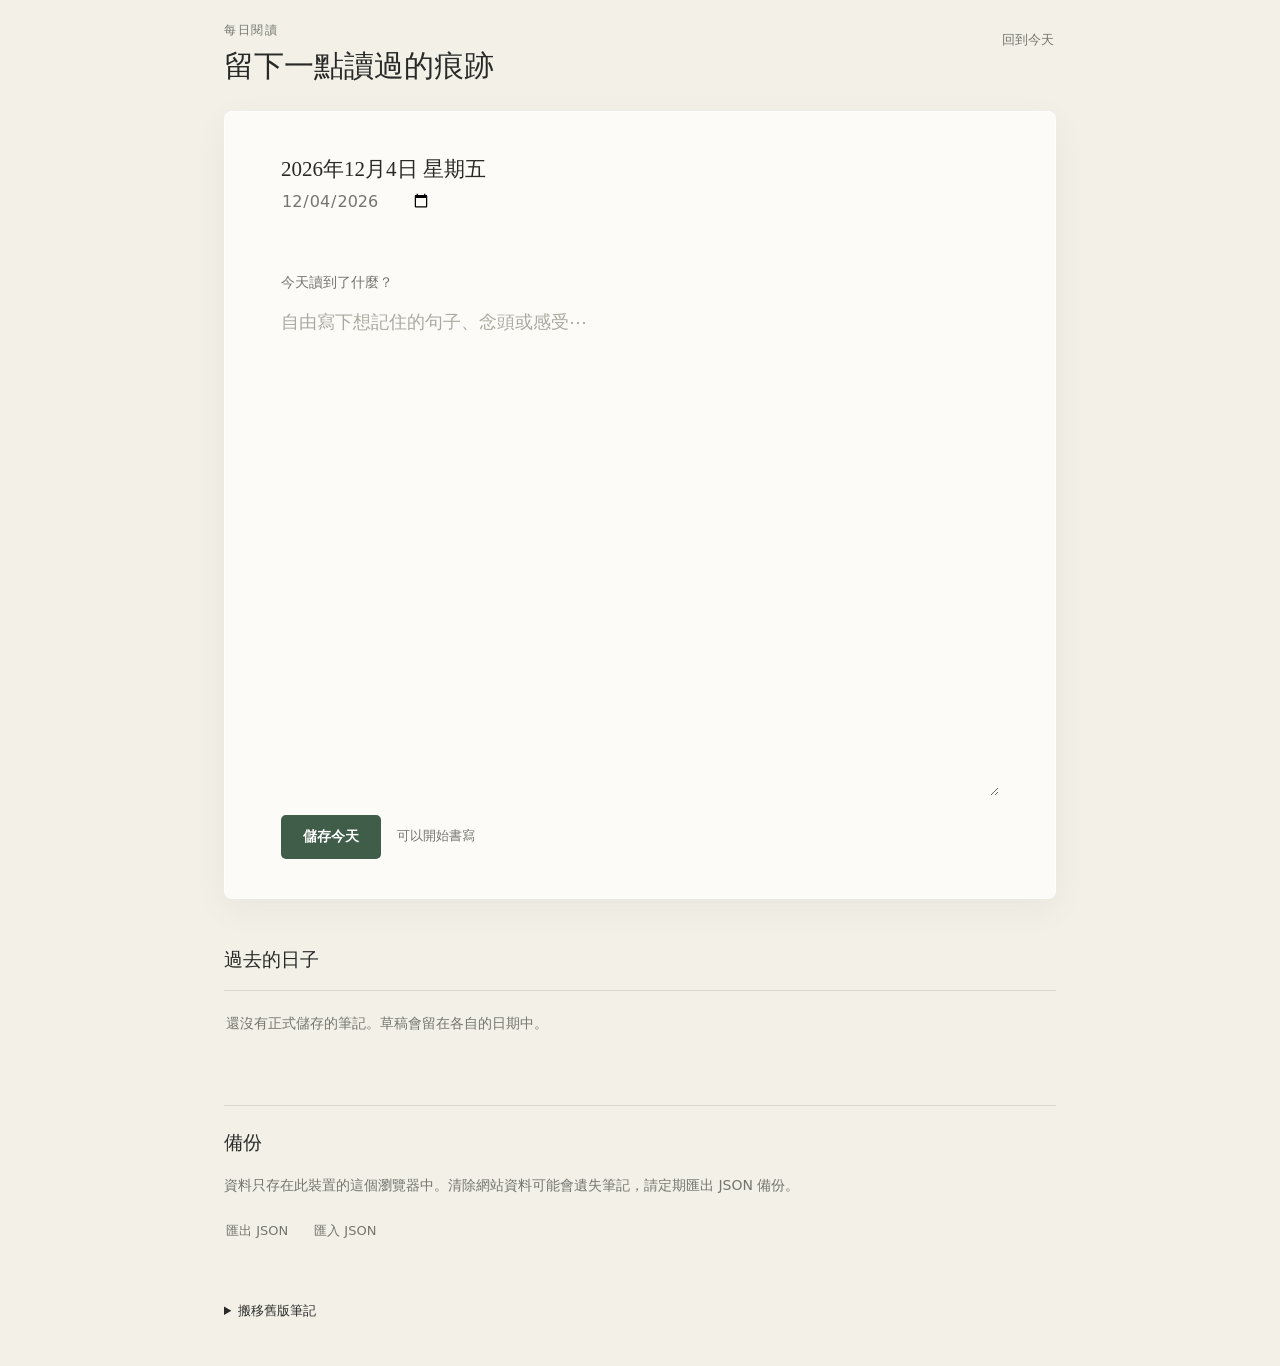
<file: index.html>
<!doctype html>
<html lang="zh-Hant">
  <head>
    <meta charset="UTF-8" />
    <meta name="viewport" content="width=device-width, initial-scale=1, viewport-fit=cover" />
    <meta name="theme-color" content="#f3f0e8" />
    <meta name="description" content="不需登入、只存在此裝置的每日閱讀筆記。" />
    <meta name="apple-mobile-web-app-capable" content="yes" />
    <meta name="apple-mobile-web-app-status-bar-style" content="default" />
    <meta name="apple-mobile-web-app-title" content="閱讀筆記" />
    <title>每日閱讀筆記</title>
    <link rel="manifest" href="manifest.webmanifest" />
    <link rel="icon" href="icons/icon.svg" type="image/svg+xml" />
    <link rel="apple-touch-icon" href="icons/icon-192.png" />
    <link rel="stylesheet" href="styles.css" />
  </head>
  <body>
    <main class="shell">
      <header class="topbar">
        <div><p class="eyebrow">每日閱讀</p><h1>留下一點讀過的痕跡</h1></div>
        <button id="today-button" class="text-button" type="button">回到今天</button>
      </header>
      <section class="editor-card" aria-labelledby="date-heading">
        <div class="date-row">
          <div>
            <p id="date-heading" class="date-label"></p>
            <label for="entry-date" class="sr-only">選擇日期</label>
            <input id="entry-date" class="date-input" type="date" />
          </div>
          <span id="draft-badge" class="draft-badge" hidden>草稿</span>
        </div>
        <label class="writing-label" for="entry-content">今天讀到了什麼？</label>
        <textarea id="entry-content" rows="14" spellcheck="true" autocomplete="off" enterkeyhint="enter" placeholder="自由寫下想記住的句子、念頭或感受⋯" disabled></textarea>
        <div class="save-row">
          <button id="save-button" class="primary-button" type="button" disabled>儲存今天</button>
          <p id="save-status" class="status" role="status" aria-live="polite">正在開啟本機筆記⋯</p>
        </div>
      </section>
      <section class="history-section" aria-labelledby="history-heading">
        <div class="section-heading"><h2 id="history-heading">過去的日子</h2><span id="entry-count" class="count"></span></div>
        <div id="history-list" class="history-list"></div>
      </section>
      <section class="backup-section" aria-labelledby="backup-heading">
        <h2 id="backup-heading">備份</h2>
        <p>資料只存在此裝置的這個瀏覽器中。清除網站資料可能會遺失筆記，請定期匯出 JSON 備份。</p>
        <div class="backup-actions">
          <button id="export-button" class="quiet-button" type="button" disabled>匯出 JSON</button>
          <button id="import-button" class="quiet-button" type="button" disabled>匯入 JSON</button>
          <input id="import-file" type="file" accept="application/json,.json" hidden />
        </div>
        <p id="data-status" class="status" role="status" aria-live="polite"></p>
        <details class="legacy-help">
          <summary>搬移舊版筆記</summary>
          <p>這台瀏覽器若有更早的本機版資料，會自動複製到新版，原資料仍會保留。Supabase 雲端筆記不會自動下載；請先到舊版匯出頁登入並下載，再回來匯入。</p>
          <a href="legacy-cloud-export.html">開啟舊雲端筆記匯出頁</a>
        </details>
      </section>
    </main>
    <dialog id="import-dialog" aria-labelledby="import-title">
      <form method="dialog" class="dialog-card">
        <h2 id="import-title">確認匯入</h2>
        <p id="import-summary"></p>
        <div id="conflict-list" class="conflict-list"></div>
        <div class="dialog-actions">
          <button id="import-cancel" class="quiet-button" value="cancel">取消</button>
          <button id="import-skip" class="quiet-button" value="skip">保留目前版本</button>
          <button id="import-overwrite" class="primary-button" value="overwrite">以備份覆蓋衝突</button>
        </div>
      </form>
    </dialog>
    <noscript>此筆記工具需要 JavaScript 才能在瀏覽器內保存資料。</noscript>
    <script src="app.js" defer></script>
  </body>
</html>
</file>
<file: styles.css>
:root { color-scheme: light; --ink:#292a27; --muted:#74766e; --paper:#fcfbf7; --ground:#f3f0e8; --line:#dcd8cc; --accent:#405d49; --accent-dark:#304838; --error:#9a433b; --safe-bottom:env(safe-area-inset-bottom, 0px); }
* { box-sizing:border-box; }
html { min-width:320px; background:var(--ground); }
body { margin:0; color:var(--ink); background:var(--ground); font-family:system-ui,-apple-system,BlinkMacSystemFont,"Segoe UI","Noto Sans TC",sans-serif; }
button,textarea,input { font:inherit; }
button { cursor:pointer; touch-action:manipulation; }
button:disabled,textarea:disabled { cursor:wait; opacity:.58; }
.shell { width:min(100%,900px); min-height:100dvh; margin:0 auto; padding:max(22px,env(safe-area-inset-top)) 18px calc(44px + var(--safe-bottom)); }
.topbar { display:flex; align-items:flex-start; justify-content:space-between; gap:16px; margin-bottom:24px; }
.eyebrow { margin:0 0 7px; color:var(--muted); font-size:12px; letter-spacing:.14em; }
h1 { margin:0; font-family:ui-serif,"Noto Serif TC",serif; font-size:clamp(22px,6vw,30px); font-weight:550; line-height:1.35; }
.text-button,.quiet-button { border:0; padding:9px 2px; color:var(--muted); background:transparent; font-size:13px; }
.text-button { flex:none; white-space:nowrap; }
.text-button:hover,.quiet-button:hover,a:hover { color:var(--ink); }
.editor-card { padding:24px 20px calc(24px + var(--safe-bottom)); border:1px solid rgba(255,255,255,.72); border-radius:8px; background:var(--paper); box-shadow:0 10px 34px rgba(49,46,37,.05); }
.date-row { display:flex; align-items:flex-start; justify-content:space-between; gap:12px; }
.date-label { margin:0 0 5px; font-family:ui-serif,"Noto Serif TC",serif; font-size:21px; line-height:1.45; }
.date-input { max-width:100%; border:0; border-bottom:1px solid transparent; padding:2px 0 5px; color:var(--muted); background:transparent; font-size:16px; }
.date-input:focus { border-bottom-color:var(--accent); outline:none; }
.draft-badge { flex:none; margin-top:4px; border-radius:999px; padding:4px 8px; color:var(--muted); background:var(--ground); font-size:11px; }
.writing-label { display:block; margin:42px 0 13px; color:var(--muted); font-family:ui-serif,"Noto Serif TC",serif; font-size:14px; }
textarea { display:block; width:100%; min-height:max(43dvh,320px); resize:vertical; border:0; border-radius:0; outline:0; padding:0 0 12px; color:var(--ink); background:transparent; font-family:ui-serif,"Noto Serif TC",serif; font-size:18px; line-height:1.9; caret-color:var(--accent); }
textarea::placeholder { color:#aaa99f; }
textarea:focus-visible { outline:1px solid var(--line); outline-offset:8px; }
.save-row { display:flex; align-items:center; gap:16px; min-height:46px; margin-top:18px; }
.primary-button { min-height:44px; border:0; border-radius:5px; padding:11px 22px; color:#fff; background:var(--accent); font-size:14px; font-weight:600; }
.primary-button:hover { background:var(--accent-dark); }
.primary-button:focus-visible,.quiet-button:focus-visible,.text-button:focus-visible,.history-item:focus-visible,a:focus-visible { outline:2px solid var(--accent); outline-offset:3px; }
.status { min-height:1.5em; margin:0; color:var(--muted); font-size:13px; line-height:1.55; }
.status.error { color:var(--error); font-weight:600; }
.history-section,.backup-section { margin-top:48px; }
.section-heading { display:flex; align-items:baseline; justify-content:space-between; gap:12px; }
h2 { margin:0 0 17px; font-family:ui-serif,"Noto Serif TC",serif; font-size:19px; font-weight:550; }
.count { color:var(--muted); font-size:12px; }
.history-list { border-top:1px solid var(--line); }
.history-item { display:block; width:100%; border:0; border-bottom:1px solid var(--line); padding:18px 2px 20px; color:inherit; background:transparent; text-align:left; }
.history-date { display:block; margin-bottom:7px; color:var(--muted); font-size:13px; }
.history-preview { display:-webkit-box; overflow:hidden; font-family:ui-serif,"Noto Serif TC",serif; font-size:16px; line-height:1.65; -webkit-box-orient:vertical; -webkit-line-clamp:2; }
.empty-state { margin:0; padding:24px 2px; color:var(--muted); font-size:14px; }
.backup-section { padding-top:24px; border-top:1px solid var(--line); }
.backup-section>p { max-width:620px; margin:0 0 16px; color:var(--muted); font-size:14px; line-height:1.75; }
.backup-actions { display:flex; flex-wrap:wrap; gap:12px 22px; margin-bottom:8px; }
.legacy-help { margin-top:22px; color:var(--muted); font-size:13px; line-height:1.7; }
.legacy-help summary { cursor:pointer; color:var(--ink); }
.legacy-help p { max-width:650px; }
a { color:var(--accent); text-underline-offset:3px; }
#legacy-auth-form { display:grid; gap:12px; margin:28px 0; }
#legacy-auth-form input { width:100%; border:1px solid var(--line); border-radius:5px; padding:12px; background:#fff; font-size:16px; }
#legacy-auth-form .primary-button { width:max-content; }
dialog { width:min(calc(100% - 28px),560px); border:0; border-radius:8px; padding:0; color:var(--ink); background:var(--paper); box-shadow:0 24px 90px rgba(30,30,25,.25); }
dialog::backdrop { background:rgba(32,32,28,.4); }
.dialog-card { padding:24px; }
.dialog-card p { color:var(--muted); line-height:1.65; }
.conflict-list { overflow:auto; max-height:180px; margin:16px 0; font-size:13px; }
.conflict-list div { padding:7px 0; border-bottom:1px solid var(--line); }
.dialog-actions { display:flex; flex-wrap:wrap; justify-content:flex-end; gap:8px 16px; margin-top:24px; }
.sr-only { position:absolute; width:1px; height:1px; overflow:hidden; clip:rect(0,0,0,0); white-space:nowrap; }
@media (min-width:700px) { .shell{padding-right:34px;padding-left:34px}.editor-card{padding:42px 56px 38px}.writing-label{margin-top:56px}textarea{min-height:420px} }
@media (max-width:520px) { .topbar{align-items:center}.topbar h1{font-size:21px}.editor-card{margin:0 -8px;padding-right:18px;padding-left:18px}.save-row{align-items:stretch;flex-direction:column}.primary-button{width:100%}.dialog-actions{flex-direction:column}.dialog-actions button{width:100%} }
@media (prefers-reduced-motion:reduce) { *{scroll-behavior:auto!important} }
</file>
